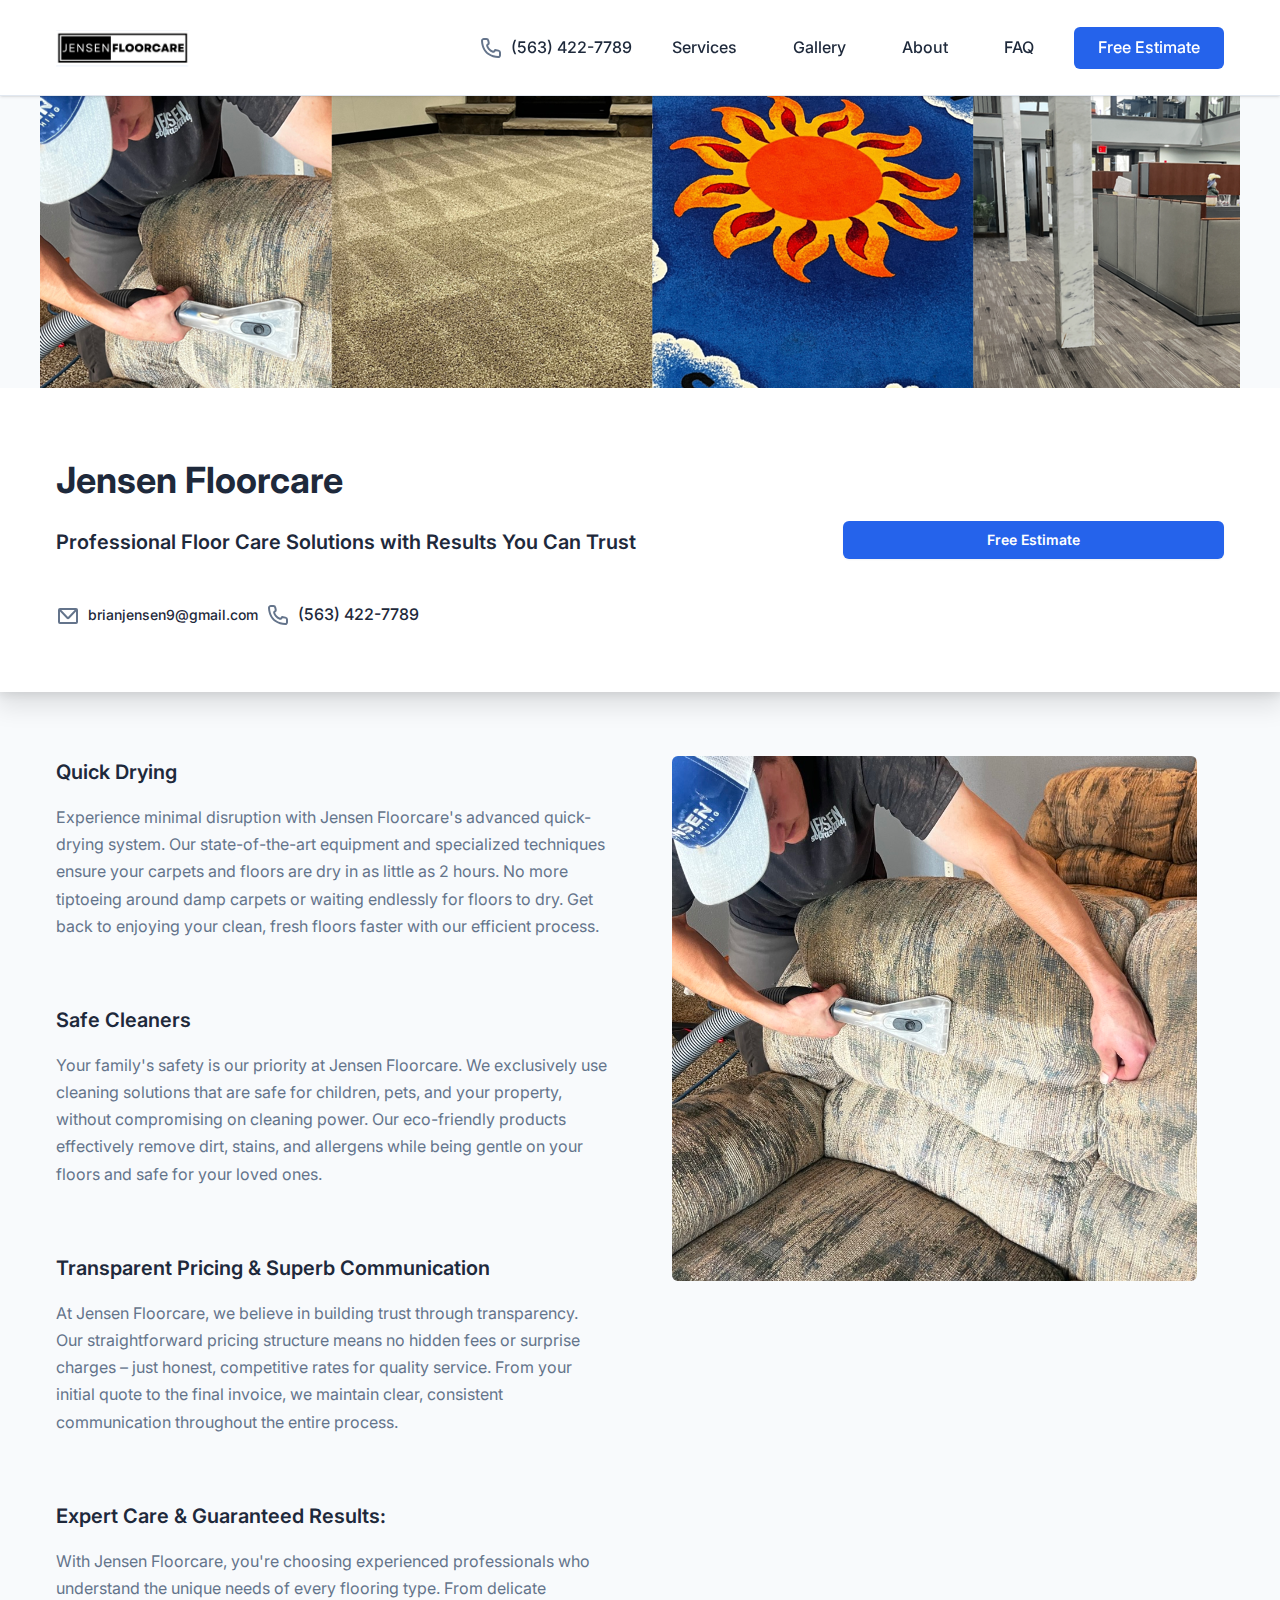
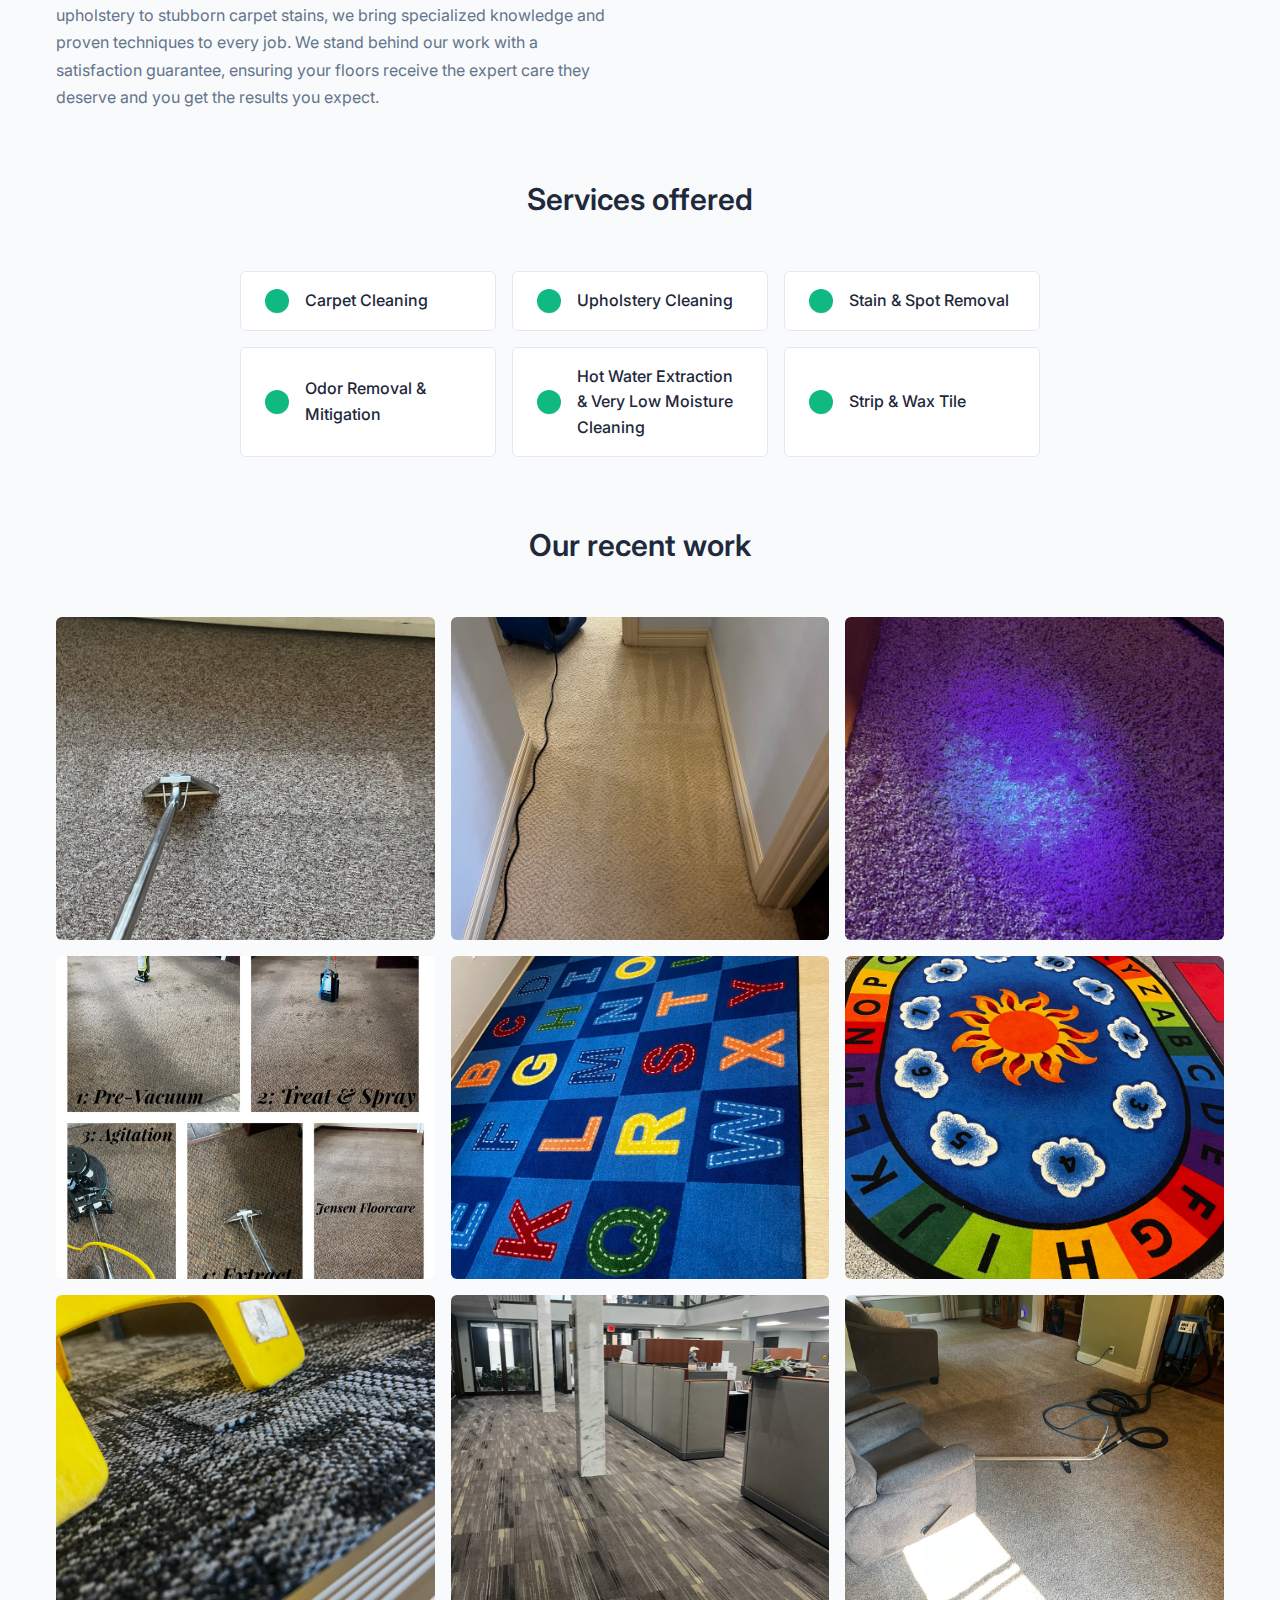
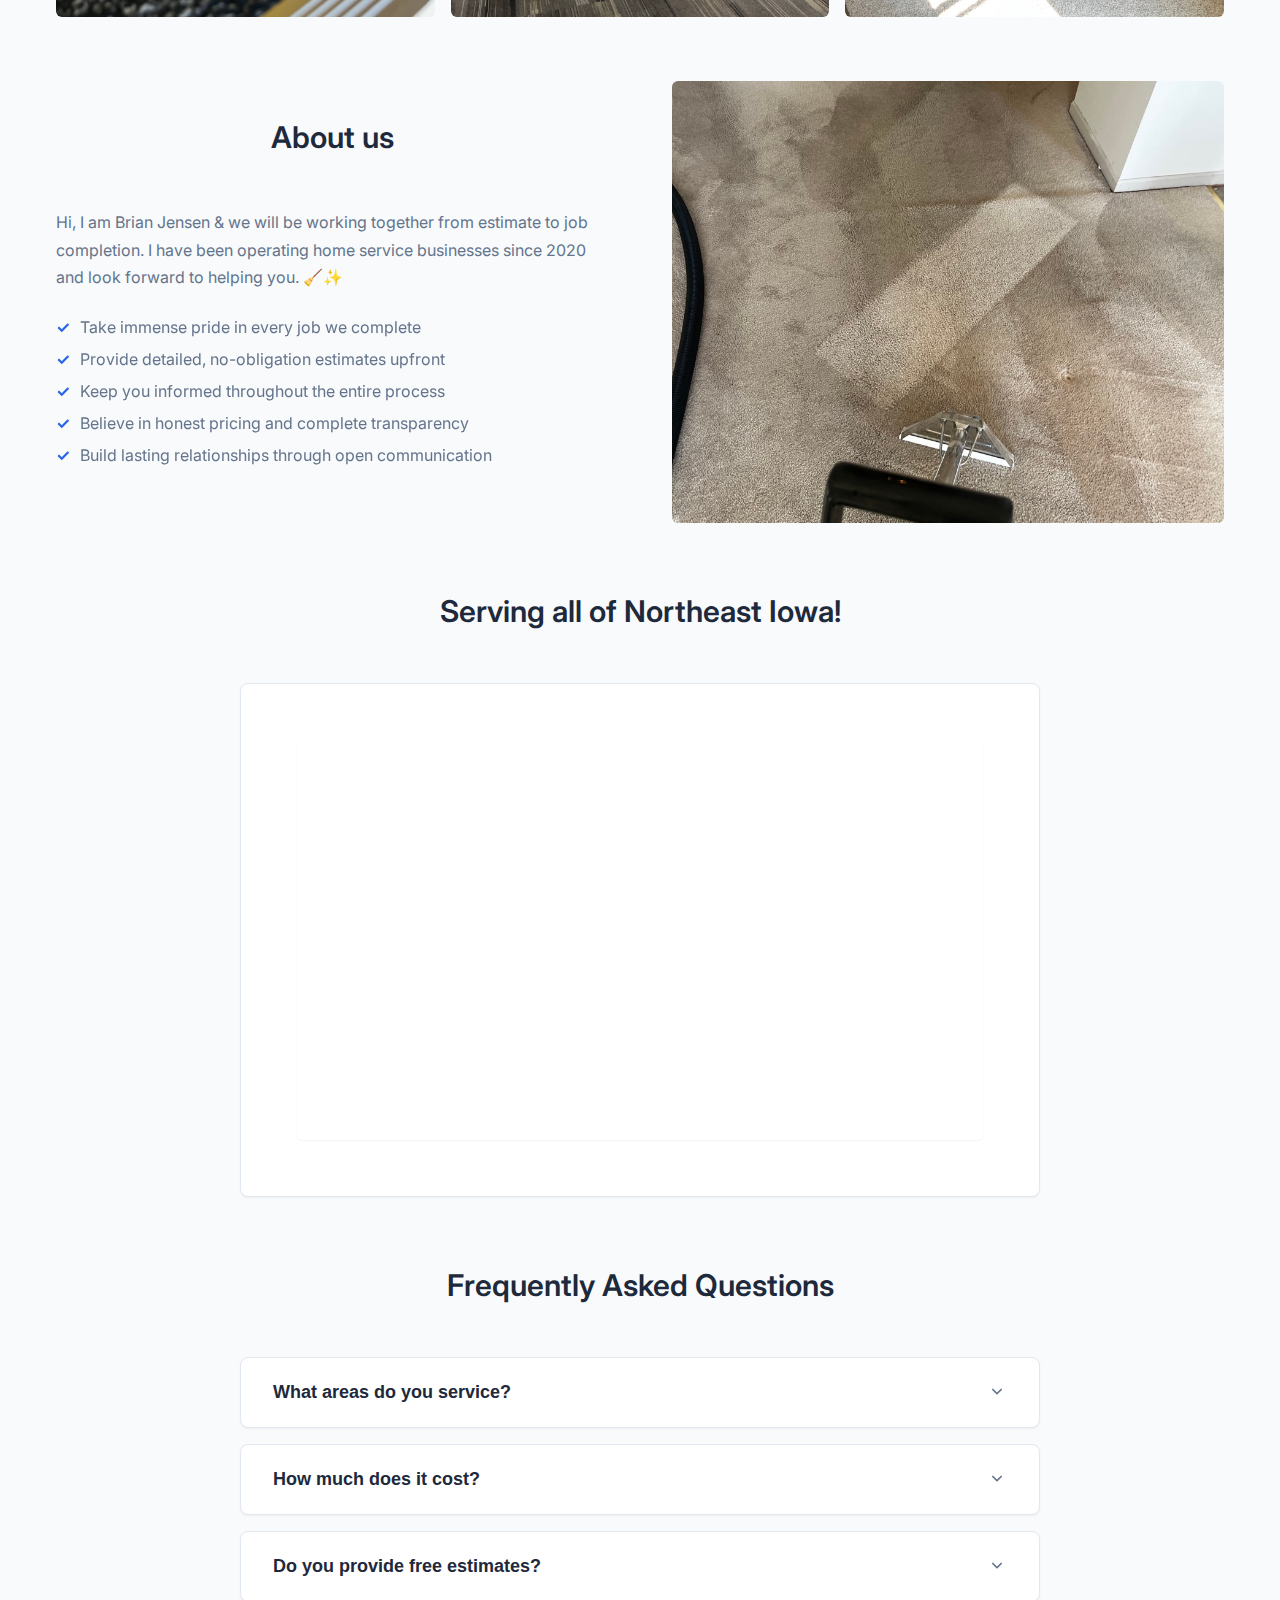
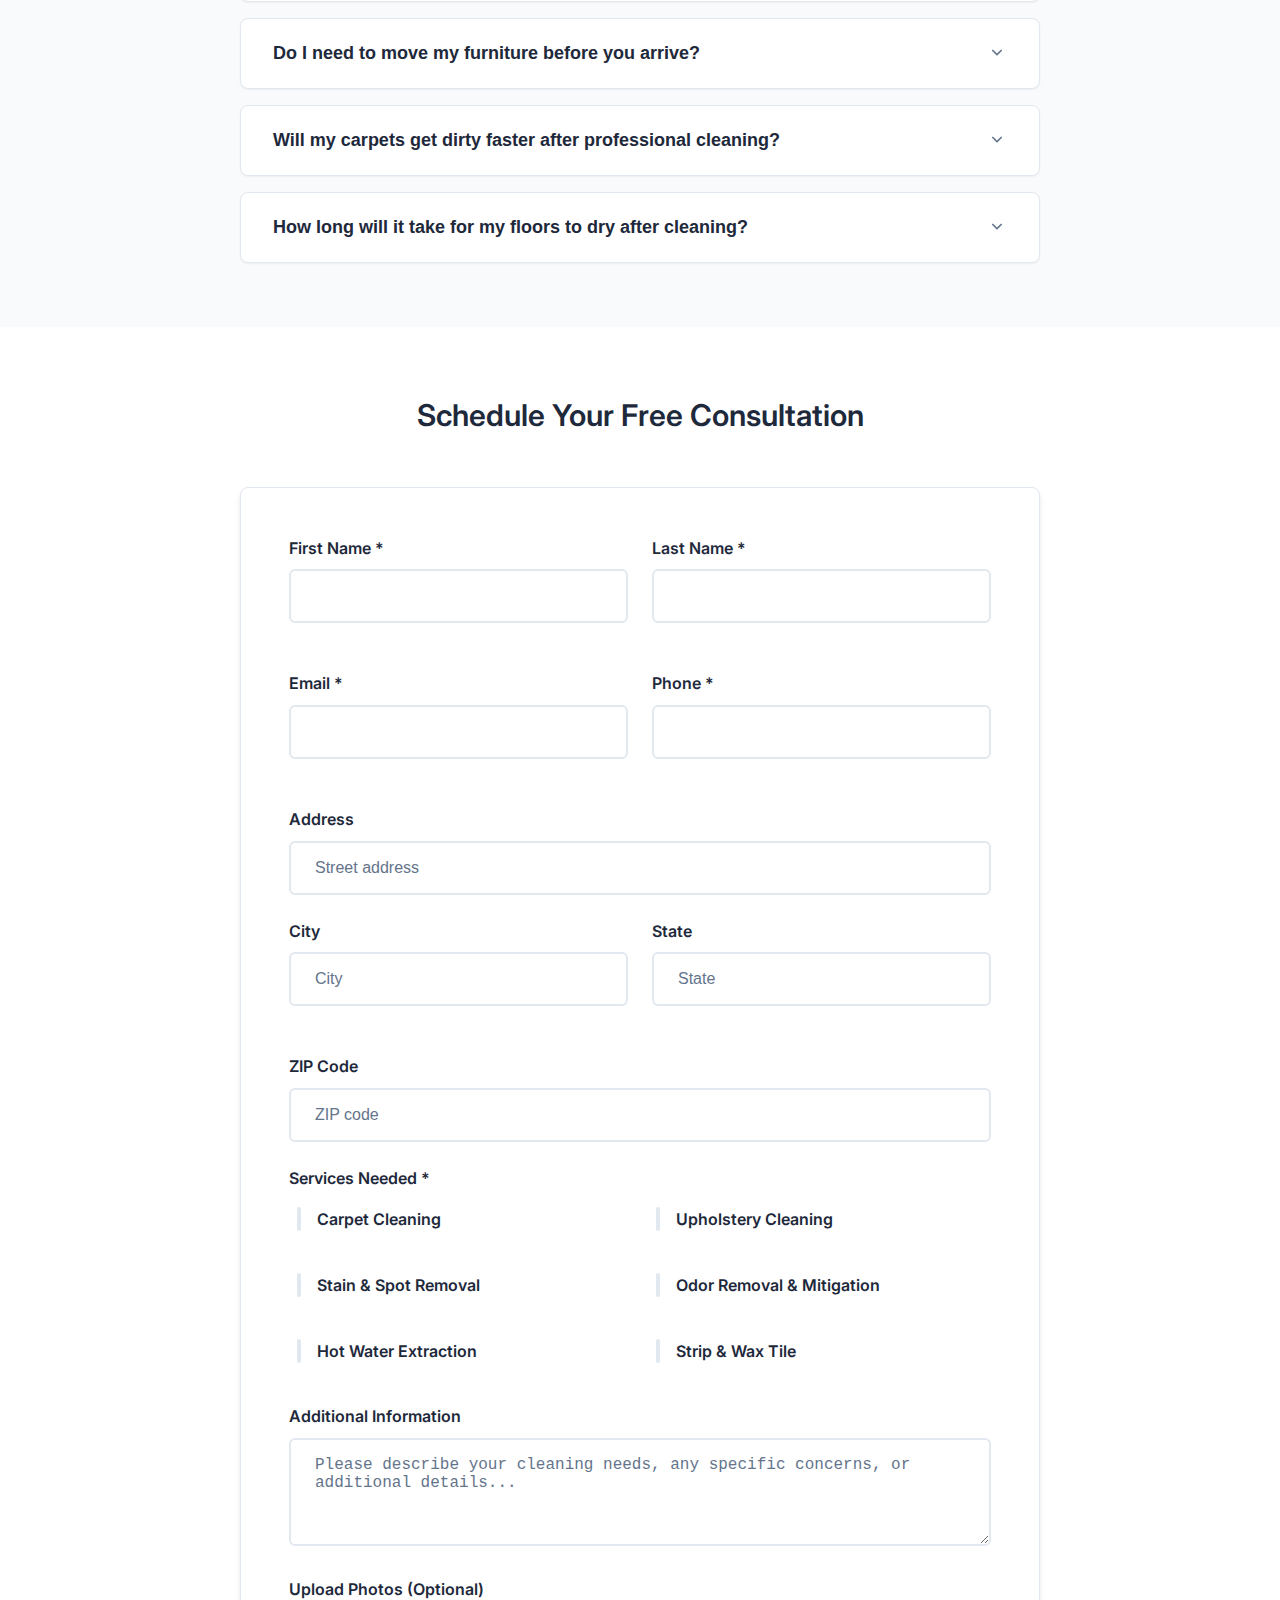
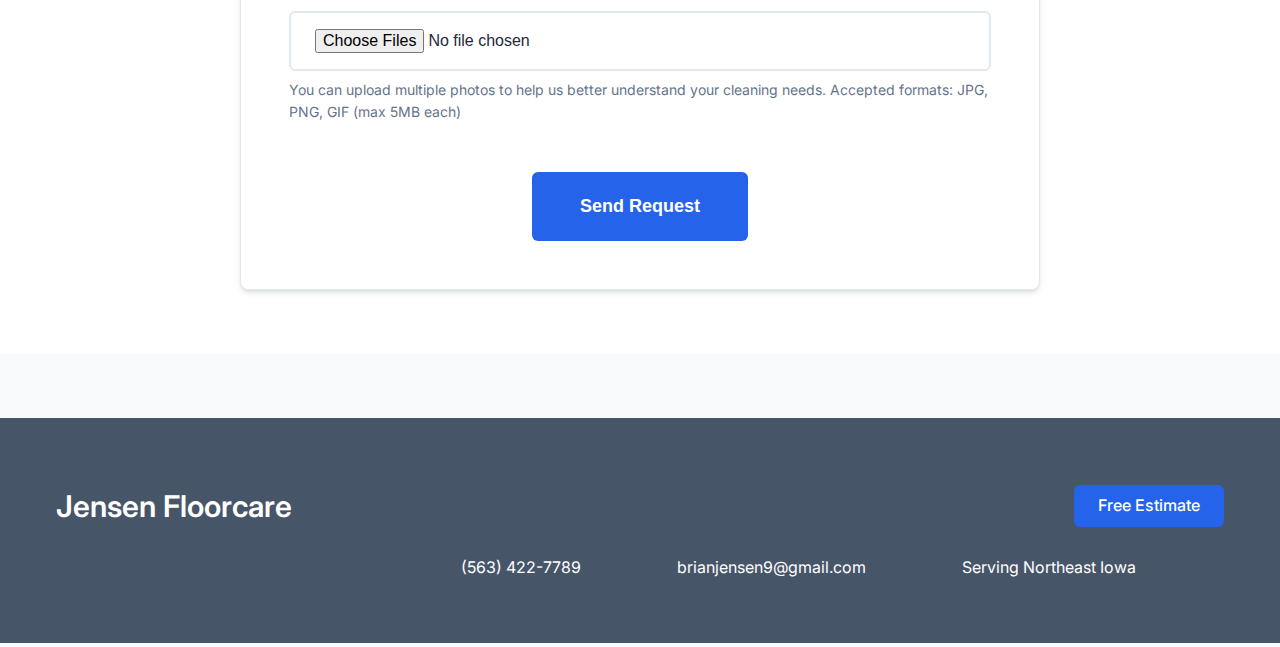
<file: index.html>
<!DOCTYPE html>
<html lang="en">
<head>
    <meta charset="utf-8"/>
    <meta content="width=device-width, initial-scale=1" name="viewport"/>
    <link href="assets/images/logo.png" rel="icon" type="image/png"/>
    <meta content="assets/images/logo.png" itemProp="image"/>
    <meta content="assets/images/hero-banner.jpg" property="og:image"/>
    <meta content="website" property="og:type"/>
    <meta content="assets/images/hero-banner.jpg" name="twitter:image"/>
    <meta content="summary_large_image" name="twitter:card"/>
    <title>Jensen Floorcare: Carpet Cleaning</title>
    <meta content="Jensen Floorcare: Carpet Cleaning" itemProp="name"/>
    <meta content="Jensen Floorcare: Carpet Cleaning" property="og:title"/>
    <meta content="Jensen Floorcare: Carpet Cleaning" name="twitter:title"/>
    <script type="application/ld+json">{"@context":"https://schema.org","@type":"WebSite","name":"Jensen Floorcare"}</script>
    <meta content="Professional carpet cleaning services for commercial and residential applications, using top-quality equipment and safe cleaning chemistry. Contact us for expert floor care solutions." name="description"/>
    <meta content="Professional carpet cleaning services for commercial and residential applications, using top-quality equipment and safe cleaning chemistry. Contact us for expert floor care solutions." itemProp="description"/>
    <meta content="Professional carpet cleaning services for commercial and residential applications, using top-quality equipment and safe cleaning chemistry. Contact us for expert floor care solutions." property="og:description"/>
    <meta content="Professional carpet cleaning services for commercial and residential applications, using top-quality equipment and safe cleaning chemistry. Contact us for expert floor care solutions." name="twitter:description"/>
    <meta content="Carpet Cleaning, Floor Care, Professional Cleaning, Residential Cleaning, Commercial Cleaning, Carpet Maintenance, Floor Cleaning, Cleaning Services" name="keywords"/>
    <script type="application/ld+json">{"@context":"https://schema.org","@type":"FAQPage","mainEntity":[{"@type":"Question","acceptedAnswer":{"@type":"Answer","text":"We service all of Northeast Iowa!"},"name":"What areas do you service?"},{"@type":"Question","acceptedAnswer":{"@type":"Answer","text":"We do not operate on a base charge per room or square foot. Each job is priced upon multiple factors such as volume, soiling level, cleaning process and individual needs of the project. Our average residential job is $300."},"name":"How much does it cost?"},{"@type":"Question","acceptedAnswer":{"@type":"Answer","text":"Yes! We provide detailed, no-obligation estimates for all our services. Our transparent pricing means you'll know exactly what to expect before we begin work."},"name":" Do you provide free estimates?"},{"@type":"Question","acceptedAnswer":{"@type":"Answer","text":"Yes, we ask that customers move their own furniture prior to our arrival. This allows us to clean more effectively and ensures we can focus on providing the best possible cleaning service. We may be able to assist with furniture moving for elderly or disabled customers - please discuss this with us when booking. "},"name":"Do I need to move my furniture before you arrive?"},{"@type":"Question","acceptedAnswer":{"@type":"Answer","text":"No - unlike traditional soap-based cleaners that can leave behind sticky residue that attracts dirt, we use an advanced soapless cleaning system. Our specialized solutions thoroughly clean your carpets without leaving behind any residue that could lead to rapid resoiling. \n\nThis residue-free approach not only keeps your carpets looking better longer but also helps maintain the integrity of your carpet fibers."},"name":"Will my carpets get dirty faster after professional cleaning?"},{"@type":"Question","acceptedAnswer":{"@type":"Answer","text":"With our advanced cleaning process, most carpets and floors dry in as little as 2 hours under normal conditions. Various factors can affect drying time, including: indoor humidity levels, room temperature,\nair circulation, type of flooring and amount of soiling. \nWe use powerful extraction equipment to minimize drying time and will provide specific care instructions after cleaning to help speed up the process."},"name":"How long will it take for my floors to dry after cleaning?"}]}</script>
    <link rel="stylesheet" href="assets/css/styles.css"/>
    <link crossorigin="anonymous" href="https://fonts.googleapis.com" rel="preconnect"/>
    <link crossorigin="anonymous" href="https://fonts.gstatic.com" rel="preconnect"/>
    <link href="https://fonts.googleapis.com/css2?family=Inter:wght@400;500;600;700&display=swap" rel="stylesheet">
</head>
<body>
    <!-- Navigation -->
    <nav class="navbar">
        <div class="container">
            <button class="logo-btn" type="button">
                <img alt="Jensen Floorcare's logo" class="logo" src="assets/images/logo.png"/>
            </button>
            <div class="nav-content">
                <div class="nav-links">
                    <a class="phone-link" href="tel:(563) 422-7789">
                        <svg xmlns="http://www.w3.org/2000/svg" viewBox="0 0 24 24" class="icon">
                            <path d="M2.007 5.06C1.89 3.35 3.3 2 4.947 2h2.368a3.004 3.004 0 0 1 2.95 2.4l.458 2.268A2.471 2.471 0 0 1 9.39 9.369a.429.429 0 0 0-.197.19.198.198 0 0 0-.014.156c.587 1.765 2.087 4.156 5.01 5.021a.248.248 0 0 0 .184-.02.452.452 0 0 0 .2-.204 2.5 2.5 0 0 1 2.722-1.32l2.285.453A2.992 2.992 0 0 1 22 16.573v2.558c0 1.492-1.149 2.876-2.799 2.869-3.168-.013-7.23-.854-10.634-3.418-3.44-2.59-6.106-6.864-6.56-13.521Zm2.94-1.07c-.568 0-.972.454-.939.936.42 6.14 2.838 9.86 5.772 12.07 2.968 2.236 6.569 3.002 9.43 3.013.394.002.784-.34.784-.878v-2.558a.997.997 0 0 0-.807-.976l-2.284-.454a.491.491 0 0 0-.534.26c-.476.943-1.586 1.586-2.752 1.241-3.775-1.116-5.635-4.179-6.342-6.304-.39-1.169.27-2.28 1.22-2.752a.485.485 0 0 0 .26-.53L8.3 4.791a1.001 1.001 0 0 0-.984-.8H4.947Z"></path>
                        </svg>
                        <span>(563) 422-7789</span>
                    </a>
                    <div class="nav-menu">
                        <a class="nav-link" href="#services">Services</a>
                        <a class="nav-link" href="#gallery">Gallery</a>
                        <a class="nav-link" href="#about">About</a>
                        <a class="nav-link" href="#faq">FAQ</a>
                    </div>
                    <div class="estimate-link">
                        <a class="btn btn-primary" href="#requestForm">Free Estimate</a>
                    </div>
                </div>
            </div>
        </div>
    </nav>

    <main class="main-content">
        <!-- Hero Section -->
        <div class="hero-section">
            <img alt="Hero banner image" class="hero-image" src="assets/images/YouTube Banner - Jensen Floorcare Services.png"/>

        </div>

        <!-- Header Section -->
        <header class="header-section">
            <div class="container">
                <div class="header-content">
                    <div class="header-text">
                        <h1 class="main-title">Jensen Floorcare</h1>
                        <div class="header-info">
                            <div class="tagline-section">
                                <h2 class="tagline">Professional Floor Care Solutions with Results You Can Trust</h2>
                                <p class="service-area">Serving all of Northeast Iowa</p>
                            </div>
                        </div>
                        <div class="desktop-contact">
                            <a class="email-link" href="mailto:brianjensen9@gmail.com">
                                <svg xmlns="http://www.w3.org/2000/svg" viewBox="0 0 24 24" class="icon">
                                    <path d="M2 7a2 2 0 0 1 2-2h16a2 2 0 0 1 2 2v12a2 2 0 0 1-2 2H4a2 2 0 0 1-2-2V7Zm16.667 0H5.333L12 14l6.667-7ZM4 8.517V19h16V8.517l-6.545 6.94a2 2 0 0 1-2.91 0L4 8.517Z"></path>
                                </svg>
                                <span>brianjensen9@gmail.com</span>
                            </a>
                            <div class="phone-contact">
                                <a class="phone-link" href="tel:(563) 422-7789">
                                    <svg xmlns="http://www.w3.org/2000/svg" viewBox="0 0 24 24" class="icon">
                                        <path d="M2.007 5.06C1.89 3.35 3.3 2 4.947 2h2.368a3.004 3.004 0 0 1 2.95 2.4l.458 2.268A2.471 2.471 0 0 1 9.39 9.369a.429.429 0 0 0-.197.19.198.198 0 0 0-.014.156c.587 1.765 2.087 4.156 5.01 5.021a.248.248 0 0 0 .184-.02.452.452 0 0 0 .2-.204 2.5 2.5 0 0 1 2.722-1.32l2.285.453A2.992 2.992 0 0 1 22 16.573v2.558c0 1.492-1.149 2.876-2.799 2.869-3.168-.013-7.23-.854-10.634-3.418-3.44-2.59-6.106-6.864-6.56-13.521Zm2.94-1.07c-.568 0-.972.454-.939.936.42 6.14 2.838 9.86 5.772 12.07 2.968 2.236 6.569 3.002 9.43 3.013.394.002.784-.34.784-.878v-2.558a.997.997 0 0 0-.807-.976l-2.284-.454a.491.491 0 0 0-.534.26c-.476.943-1.586 1.586-2.752 1.241-3.775-1.116-5.635-4.179-6.342-6.304-.39-1.169.27-2.28 1.22-2.752a.485.485 0 0 0 .26-.53L8.3 4.791a1.001 1.001 0 0 0-.984-.8H4.947Z"></path>
                                    </svg>
                                    <span>(563) 422-7789</span>
                                </a>
                            </div>
                        </div>
                    </div>
                    <div class="header-actions">
                        <div class="action-buttons">
                            <a class="btn btn-primary btn-hero" href="#requestForm">Free Estimate</a>
                        </div>
                        <div class="mobile-contact">
                            <a class="mobile-email" href="mailto:brianjensen9@gmail.com">
                                <svg xmlns="http://www.w3.org/2000/svg" viewBox="0 0 24 24" class="icon">
                                    <path d="M2 7a2 2 0 0 1 2-2h16a2 2 0 0 1 2 2v12a2 2 0 0 1-2 2H4a2 2 0 0 1-2-2V7Zm16.667 0H5.333L12 14l6.667-7ZM4 8.517V19h16V8.517l-6.545 6.94a2 2 0 0 1-2.91 0L4 8.517Z"></path>
                                </svg>
                                <span>brianjensen9@gmail.com</span>
                            </a>
                        </div>
                    </div>
                </div>
            </div>
        </header>

        <!-- Featured Content Section -->
        <section class="featured-content">
            <div class="container">
                <div class="featured-grid">
                    <div class="featured-image">
                        <img alt="Professional floor cleaning service in action" src="assets/images/IMG_7032 2.jpeg"/>
                    </div>
                    <div class="featured-text">
                        <h2 class="sr-only">Our specialties</h2>
                        <ul class="featured-list">
                            <li class="featured-item">
                                <h3>Quick Drying</h3>
                                <p>Experience minimal disruption with Jensen Floorcare's advanced quick-drying system. Our state-of-the-art equipment and specialized techniques ensure your carpets and floors are dry in as little as 2 hours. No more tiptoeing around damp carpets or waiting endlessly for floors to dry. Get back to enjoying your clean, fresh floors faster with our efficient process.</p>
                            </li>
                            <li class="featured-item">
                                <h3>Safe Cleaners</h3>
                                <p>Your family's safety is our priority at Jensen Floorcare. We exclusively use cleaning solutions that are safe for children, pets, and your property, without compromising on cleaning power. Our eco-friendly products effectively remove dirt, stains, and allergens while being gentle on your floors and safe for your loved ones.</p>
                            </li>
                            <li class="featured-item">
                                <h3>Transparent Pricing & Superb Communication</h3>
                                <p>At Jensen Floorcare, we believe in building trust through transparency. Our straightforward pricing structure means no hidden fees or surprise charges – just honest, competitive rates for quality service. From your initial quote to the final invoice, we maintain clear, consistent communication throughout the entire process.</p>
                            </li>
                            <li class="featured-item">
                                <h3>Expert Care & Guaranteed Results:</h3>
                                <p>With Jensen Floorcare, you're choosing experienced professionals who understand the unique needs of every flooring type. From delicate upholstery to stubborn carpet stains, we bring specialized knowledge and proven techniques to every job. We stand behind our work with a satisfaction guarantee, ensuring your floors receive the expert care they deserve and you get the results you expect.</p>
                            </li>
                        </ul>
                    </div>
                </div>
            </div>
        </section>

        <!-- Services Section -->
        <section id="services" class="services-section">
            <div class="container">
                <div class="section-header">
                    <h2>Services offered</h2>
                </div>
                <ul class="services-list">
                    <li class="service-item">
                        <svg xmlns="http://www.w3.org/2000/svg" viewBox="0 0 24 24" class="checkmark">
                            <path d="M9 16.17L4.83 12l-1.42 1.41L9 19 21 7l-1.41-1.41z"></path>
                        </svg>
                        <h4>Carpet Cleaning</h4>
                    </li>
                    <li class="service-item">
                        <svg xmlns="http://www.w3.org/2000/svg" viewBox="0 0 24 24" class="checkmark">
                            <path d="M9 16.17L4.83 12l-1.42 1.41L9 19 21 7l-1.41-1.41z"></path>
                        </svg>
                        <h4>Upholstery Cleaning</h4>
                    </li>
                    <li class="service-item">
                        <svg xmlns="http://www.w3.org/2000/svg" viewBox="0 0 24 24" class="checkmark">
                            <path d="M9 16.17L4.83 12l-1.42 1.41L9 19 21 7l-1.41-1.41z"></path>
                        </svg>
                        <h4>Stain & Spot Removal</h4>
                    </li>
                    <li class="service-item">
                        <svg xmlns="http://www.w3.org/2000/svg" viewBox="0 0 24 24" class="checkmark">
                            <path d="M9 16.17L4.83 12l-1.42 1.41L9 19 21 7l-1.41-1.41z"></path>
                        </svg>
                        <h4>Odor Removal & Mitigation</h4>
                    </li>
                    <li class="service-item">
                        <svg xmlns="http://www.w3.org/2000/svg" viewBox="0 0 24 24" class="checkmark">
                            <path d="M9 16.17L4.83 12l-1.42 1.41L9 19 21 7l-1.41-1.41z"></path>
                        </svg>
                        <h4>Hot Water Extraction & Very Low Moisture Cleaning</h4>
                    </li>
                    <li class="service-item">
                        <svg xmlns="http://www.w3.org/2000/svg" viewBox="0 0 24 24" class="checkmark">
                            <path d="M9 16.17L4.83 12l-1.42 1.41L9 19 21 7l-1.41-1.41z"></path>
                        </svg>
                        <h4>Strip & Wax Tile</h4>
                    </li>
                </ul>
            </div>
        </section>

        <!-- Image Gallery Section -->
        <section id="gallery" class="gallery-section">
            <div class="container">
                <div class="section-header">
                    <h2>Our recent work</h2>
                </div>
                <div class="gallery-grid">
                    <!-- Gallery images will be loaded here -->
                    <div class="gallery-item">
                        <img alt="After Cleaning- Oelwein Iowa" src="assets/images/gallery-1.jpg"/>
                    </div>
                    <div class="gallery-item">
                        <img alt="Before Cleaning- Oelwein Iowa" src="assets/images/gallery-2.jpg"/>
                    </div>
                    <div class="gallery-item">
                        <img alt="Our 5 Step Process" src="assets/images/gallery-3.jpg"/>
                    </div>
                    <div class="gallery-item">
                        <img alt="Great results near Cresco" src="assets/images/gallery-4.jpg"/>
                    </div>
                    <div class="gallery-item">
                        <img alt="Pre-agitation is crucial in breaking up soils, allowing complete extraction on this job near Elkader." src="assets/images/gallery-5.jpg"/>
                    </div>
                    <div class="gallery-item">
                        <img alt="Agitation is crucial on heavily soiled carpets, like this restaurant in West Union." src="assets/images/gallery-6.jpg"/>
                    </div>
                    <div class="gallery-item">
                        <img alt="Gallery image" src="assets/images/gallery-7.jpg"/>
                    </div>
                    <div class="gallery-item">
                        <img alt="We have the capability to clean at childcare facilities, with flexible scheduling." src="assets/images/gallery-8.jpg"/>
                    </div>
                    <div class="gallery-item">
                        <img alt="We utilize blacklights to effectively treat urine and odor issues." src="assets/images/gallery-9.jpg"/>
                    </div>
                </div>
            </div>
        </section>

        <!-- About Section -->
        <section id="about" class="about-section">
            <div class="container">
                <div class="about-grid">
                    <article class="about-content">
                        <div class="section-header">
                            <h2>About us</h2>
                        </div>
                        <p>Hi, I am Brian Jensen & we will be working together from estimate to job completion. I have been operating home service businesses since 2020 and look forward to helping you. 🧹✨</p>
                        <ul class="about-features">
                            <li>Take immense pride in every job we complete</li>
                            <li>Provide detailed, no-obligation estimates upfront</li>
                            <li>Keep you informed throughout the entire process</li>
                            <li>Believe in honest pricing and complete transparency</li>
                            <li>Build lasting relationships through open communication</li>
                        </ul>
                    </article>
                    <div class="about-image">
                        <img alt="Brian Jensen" src="assets/images/about-image.jpg"/>
                    </div>
                </div>
            </div>
        </section>

        <!-- Reviews Section -->
        <section id="reviews" class="reviews-section">
            <div class="container">
                <div class="section-header">
                    <h2>Serving all of Northeast Iowa!</h2>
                </div>
                <div class="reviews-container">
                    <div class="google-reviews-widget">
                        <div class="google-reviews-placeholder">
                            <div class="reviews-loading">
                                <div class="loading-spinner"></div>
                                <p>Loading Google Reviews...</p>
                            </div>
                        </div>
                    </div>
                </div>
            </div>
        </section>

        <!-- FAQ Section -->
        <section id="faq" class="faq-section">
            <div class="container">
                <div class="section-header">
                    <h2>Frequently Asked Questions</h2>
                </div>
                <div class="faq-list">
                    <div class="faq-item">
                        <button class="faq-question" type="button">
                            <span>What areas do you service?</span>
                            <svg class="faq-arrow" xmlns="http://www.w3.org/2000/svg" viewBox="0 0 24 24">
                                <path d="M7.703 8.291a.996.996 0 0 0-1.41.001.994.994 0 0 0 0 1.41l5 5.005a.998.998 0 0 0 1.415 0l5-5a.994.994 0 0 0 0-1.41.995.995 0 0 0-1.411-.001L12 12.584 7.703 8.291Z"></path>
                            </svg>
                        </button>
                        <div class="faq-answer">
                            <p>We service all of Northeast Iowa!</p>
                        </div>
                    </div>
                    
                    <div class="faq-item">
                        <button class="faq-question" type="button">
                            <span>How much does it cost?</span>
                            <svg class="faq-arrow" xmlns="http://www.w3.org/2000/svg" viewBox="0 0 24 24">
                                <path d="M7.703 8.291a.996.996 0 0 0-1.41.001.994.994 0 0 0 0 1.41l5 5.005a.998.998 0 0 0 1.415 0l5-5a.994.994 0 0 0 0-1.41.995.995 0 0 0-1.411-.001L12 12.584 7.703 8.291Z"></path>
                            </svg>
                        </button>
                        <div class="faq-answer">
                            <p>We do not operate on a base charge per room or square foot. Each job is priced upon multiple factors such as volume, soiling level, cleaning process and individual needs of the project. Our average residential job is $300.</p>
                        </div>
                    </div>
                    
                    <div class="faq-item">
                        <button class="faq-question" type="button">
                            <span>Do you provide free estimates?</span>
                            <svg class="faq-arrow" xmlns="http://www.w3.org/2000/svg" viewBox="0 0 24 24">
                                <path d="M7.703 8.291a.996.996 0 0 0-1.41.001.994.994 0 0 0 0 1.41l5 5.005a.998.998 0 0 0 1.415 0l5-5a.994.994 0 0 0 0-1.41.995.995 0 0 0-1.411-.001L12 12.584 7.703 8.291Z"></path>
                            </svg>
                        </button>
                        <div class="faq-answer">
                            <p>Yes! We provide detailed, no-obligation estimates for all our services. Our transparent pricing means you'll know exactly what to expect before we begin work.</p>
                        </div>
                    </div>
                    
                    <div class="faq-item">
                        <button class="faq-question" type="button">
                            <span>Do I need to move my furniture before you arrive?</span>
                            <svg class="faq-arrow" xmlns="http://www.w3.org/2000/svg" viewBox="0 0 24 24">
                                <path d="M7.703 8.291a.996.996 0 0 0-1.41.001.994.994 0 0 0 0 1.41l5 5.005a.998.998 0 0 0 1.415 0l5-5a.994.994 0 0 0 0-1.41.995.995 0 0 0-1.411-.001L12 12.584 7.703 8.291Z"></path>
                            </svg>
                        </button>
                        <div class="faq-answer">
                            <p>Yes, we ask that customers move their own furniture prior to our arrival. This allows us to clean more effectively and ensures we can focus on providing the best possible cleaning service. We may be able to assist with furniture moving for elderly or disabled customers - please discuss this with us when booking.</p>
                        </div>
                    </div>
                    
                    <div class="faq-item">
                        <button class="faq-question" type="button">
                            <span>Will my carpets get dirty faster after professional cleaning?</span>
                            <svg class="faq-arrow" xmlns="http://www.w3.org/2000/svg" viewBox="0 0 24 24">
                                <path d="M7.703 8.291a.996.996 0 0 0-1.41.001.994.994 0 0 0 0 1.41l5 5.005a.998.998 0 0 0 1.415 0l5-5a.994.994 0 0 0 0-1.41.995.995 0 0 0-1.411-.001L12 12.584 7.703 8.291Z"></path>
                            </svg>
                        </button>
                        <div class="faq-answer">
                            <p>No - unlike traditional soap-based cleaners that can leave behind sticky residue that attracts dirt, we use an advanced soapless cleaning system. Our specialized solutions thoroughly clean your carpets without leaving behind any residue that could lead to rapid resoiling.<br><br>This residue-free approach not only keeps your carpets looking better longer but also helps maintain the integrity of your carpet fibers.</p>
                        </div>
                    </div>
                    
                    <div class="faq-item">
                        <button class="faq-question" type="button">
                            <span>How long will it take for my floors to dry after cleaning?</span>
                            <svg class="faq-arrow" xmlns="http://www.w3.org/2000/svg" viewBox="0 0 24 24">
                                <path d="M7.703 8.291a.996.996 0 0 0-1.41.001.994.994 0 0 0 0 1.41l5 5.005a.998.998 0 0 0 1.415 0l5-5a.994.994 0 0 0 0-1.41.995.995 0 0 0-1.411-.001L12 12.584 7.703 8.291Z"></path>
                            </svg>
                        </button>
                        <div class="faq-answer">
                            <p>With our advanced cleaning process, most carpets and floors dry in as little as 2 hours under normal conditions. Various factors can affect drying time, including: indoor humidity levels, room temperature, air circulation, type of flooring and amount of soiling.<br><br>We use powerful extraction equipment to minimize drying time and will provide specific care instructions after cleaning to help speed up the process.</p>
                        </div>
                    </div>
                </div>
            </div>
        </section>

        <!-- Contact Form Section -->
        <section class="contact-form-section" id="requestForm">
            <div class="container">
                <div class="section-header">
                    <h2>Schedule Your Free Consultation</h2>
                </div>
                <div class="form-container">
                    <form class="contact-form" id="contactForm" method="POST" action="https://formspree.io/f/xayzqjqr" enctype="multipart/form-data">
                        <div class="form-row">
                            <div class="form-group">
                                <label for="firstName">First Name *</label>
                                <input type="text" id="firstName" name="firstName" required>
                            </div>
                            <div class="form-group">
                                <label for="lastName">Last Name *</label>
                                <input type="text" id="lastName" name="lastName" required>
                            </div>
                        </div>
                        
                        <div class="form-row">
                            <div class="form-group">
                                <label for="email">Email *</label>
                                <input type="email" id="email" name="email" required>
                            </div>
                            <div class="form-group">
                                <label for="phone">Phone *</label>
                                <input type="tel" id="phone" name="phone" required>
                            </div>
                        </div>
                        
                        <div class="form-group">
                            <label for="address">Address</label>
                            <input type="text" id="address" name="address" placeholder="Street address" required>
                        </div>
                        
                        <div class="form-row">
                            <div class="form-group">
                                <label for="city">City</label>
                                <input type="text" id="city" name="city" placeholder="City" required>
                            </div>
                            <div class="form-group">
                                <label for="state">State</label>
                                <input type="text" id="state" name="state" placeholder="State" required>
                            </div>
                        </div>
                        
                        <div class="form-group">
                            <label for="zip">ZIP Code</label>
                            <input type="text" id="zip" name="zip" placeholder="ZIP code" required>
                        </div>
                        
                        <div class="form-group">
                            <label>Services Needed *</label>
                            <div class="checkbox-group">
                                <label class="checkbox-item">
                                    <input type="checkbox" name="services" value="carpet-cleaning">
                                    <span class="checkmark"></span>
                                    Carpet Cleaning
                                </label>
                                <label class="checkbox-item">
                                    <input type="checkbox" name="services" value="upholstery-cleaning">
                                    <span class="checkmark"></span>
                                    Upholstery Cleaning
                                </label>
                                <label class="checkbox-item">
                                    <input type="checkbox" name="services" value="stain-removal">
                                    <span class="checkmark"></span>
                                    Stain & Spot Removal
                                </label>
                                <label class="checkbox-item">
                                    <input type="checkbox" name="services" value="odor-removal">
                                    <span class="checkmark"></span>
                                    Odor Removal & Mitigation
                                </label>
                                <label class="checkbox-item">
                                    <input type="checkbox" name="services" value="hot-water-extraction">
                                    <span class="checkmark"></span>
                                    Hot Water Extraction
                                </label>
                                <label class="checkbox-item">
                                    <input type="checkbox" name="services" value="strip-wax">
                                    <span class="checkmark"></span>
                                    Strip & Wax Tile
                                </label>
                            </div>
                        </div>
                        
                        <div class="form-group">
                            <label for="additionalInfo">Additional Information</label>
                            <textarea id="additionalInfo" name="additionalInfo" rows="4" placeholder="Please describe your cleaning needs, any specific concerns, or additional details..."></textarea>
                        </div>
                        
                        <div class="form-group">
                            <label for="photoUpload">Upload Photos (Optional)</label>
                            <input type="file" id="photoUpload" name="photoUpload" accept="image/*" multiple>
                            <p class="form-help">You can upload multiple photos to help us better understand your cleaning needs. Accepted formats: JPG, PNG, GIF (max 5MB each)</p>
                        </div>
                        
                        <div class="form-actions">
                            <button type="submit" class="btn btn-primary">Send Request</button>
                        </div>
                    </form>
                    

                </div>
            </div>
        </section>
    </main>

    <!-- Footer -->
    <footer class="footer">
        <div class="container">
            <div class="footer-content">
                <section class="footer-main">
                    <div class="footer-header">
                        <h2>Jensen Floorcare</h2>
                        <div class="footer-estimate">
                            <a class="btn btn-primary" href="#requestForm">Free Estimate</a>
                        </div>
                    </div>
                    <div class="footer-contact">
                        <div class="contact-links">
                            <a class="contact-link" href="tel:(563) 422-7789">
                                <svg xmlns="http://www.w3.org/2000/svg" viewBox="0 0 24 24" class="icon">
                                    <path d="M2.007 5.06C1.89 3.35 3.3 2 4.947 2h2.368a3.004 3.004 0 0 1 2.95 2.4l.458 2.268A2.471 2.471 0 0 1 9.39 9.369a.429.429 0 0 0-.197.19.198.198 0 0 0-.014.156c.587 1.765 2.087 4.156 5.01 5.021a.248.248 0 0 0 .184-.02.452.452 0 0 0 .2-.204 2.5 2.5 0 0 1 2.722-1.32l2.285.453A2.992 2.992 0 0 1 22 16.573v2.558c0 1.492-1.149 2.876-2.799 2.869-3.168-.013-7.23-.854-10.634-3.418-3.44-2.59-6.106-6.864-6.56-13.521Zm2.94-1.07c-.568 0-.972.454-.939.936.42 6.14 2.838 9.86 5.772 12.07 2.968 2.236 6.569 3.002 9.43 3.013.394.002.784-.34.784-.878v-2.558a.997.997 0 0 0-.807-.976l-2.284-.454a.491.491 0 0 0-.534.26c-.476.943-1.586 1.586-2.752 1.241-3.775-1.116-5.635-4.179-6.342-6.304-.39-1.169.27-2.28 1.22-2.752a.485.485 0 0 0 .26-.53L8.3 4.791a1.001 1.001 0 0 0-.984-.8H4.947Z"></path>
                                </svg>
                                <p>(563) 422-7789</p>
                            </a>
                            <a class="contact-link" href="mailto:brianjensen9@gmail.com">
                                <svg xmlns="http://www.w3.org/2000/svg" viewBox="0 0 24 24" class="icon">
                                    <path d="M2 7a2 2 0 0 1 2-2h16a2 2 0 0 1 2 2v12a2 2 0 0 1-2 2H4a2 2 0 0 1-2-2V7Zm16.667 0H5.333L12 14l6.667-7ZM4 8.517V19h16V8.517l-6.545 6.94a2 2 0 0 1-2.91 0L4 8.517Z"></path>
                                </svg>
                                <p>brianjensen9@gmail.com</p>
                            </a>
                            <span class="contact-link service-area">
                                <svg xmlns="http://www.w3.org/2000/svg" viewBox="0 0 24 24" class="icon">
                                    <path d="M12 2C8.13 2 5 5.13 5 9c0 5.25 7 13 7 13s7-7.75 7-13c0-3.87-3.13-7-7-7zm0 9.5c-1.38 0-2.5-1.12-2.5-2.5s1.12-2.5 2.5-2.5 2.5 1.12 2.5 2.5-1.12 2.5-2.5 2.5z"></path>
                                </svg>
                                <p>Serving Northeast Iowa</p>
                            </span>
                        </div>
                        <ul class="social-links">
                            <li>
                                <a aria-label="facebook" href="https://www.facebook.com/profile.php?id=61567086944511&is_tour_dismissed" target="_blank">
                                    <svg xmlns="http://www.w3.org/2000/svg" viewBox="0 0 24 24" class="icon">
                                        <path d="M14.188 6.375H17V3h-2.812a3.942 3.942 0 0 0-3.938 3.938v1.688H8v3.375h2.25v9h3.375v-9h2.812L17 8.626h-3.375V6.938a.57.57 0 0 1 .563-.563Z"></path>
                                    </svg>
                                </a>
                            </li>
                        </ul>
                    </div>
                </section>

            </div>
        </div>
    </footer>

    <script src="assets/js/script.js"></script>
    <script src="assets/js/google-reviews.js"></script>
</body>
</html>
</file>
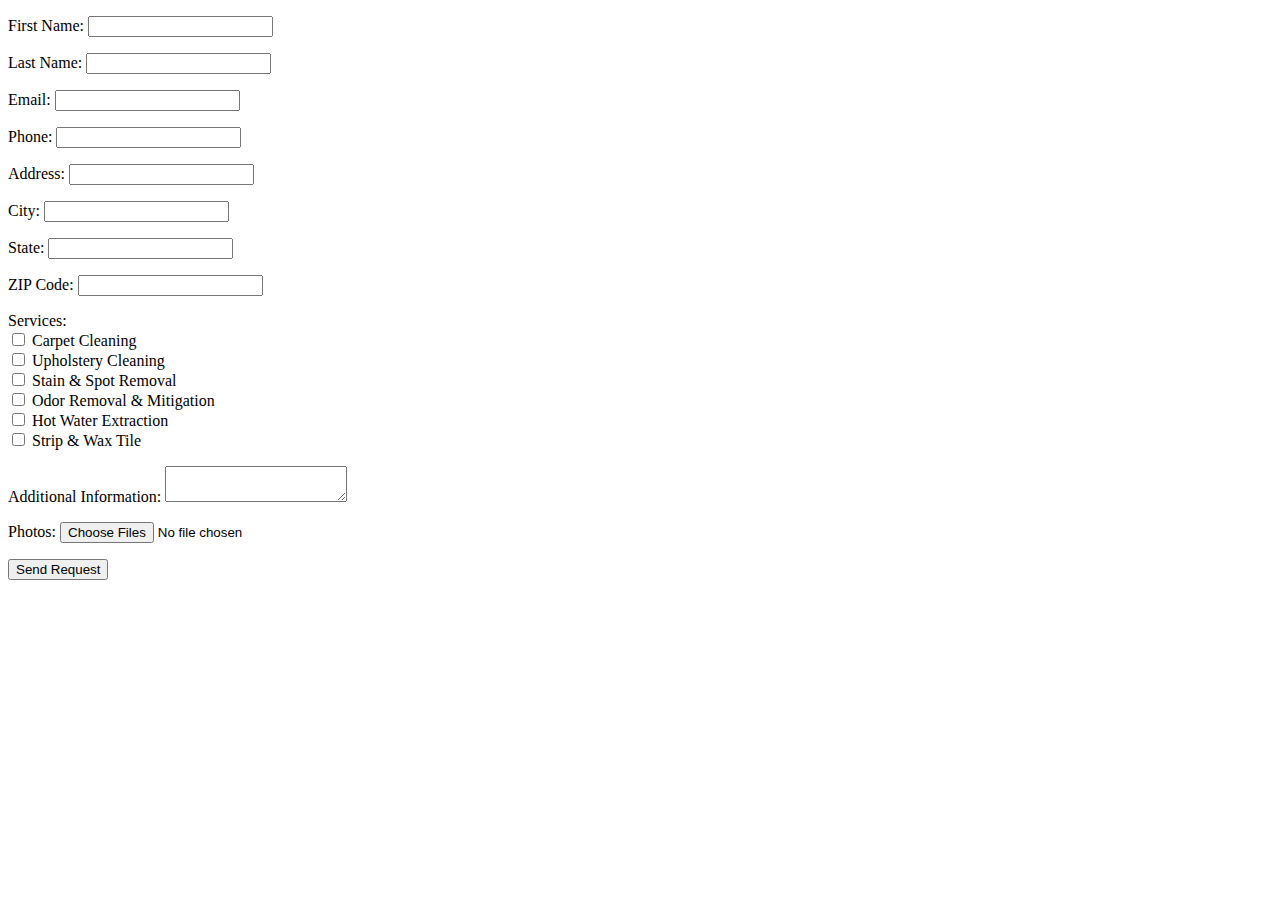
<file: contact-form.html>
<!DOCTYPE html>
<html>
<head>
    <title>Contact Form</title>
</head>
<body>
    <form name="contact" method="POST" data-netlify="true">
        <input type="hidden" name="form-name" value="contact" />
        <p>
            <label>First Name: <input type="text" name="firstName" required /></label>
        </p>
        <p>
            <label>Last Name: <input type="text" name="lastName" required /></label>
        </p>
        <p>
            <label>Email: <input type="email" name="email" required /></label>
        </p>
        <p>
            <label>Phone: <input type="tel" name="phone" required /></label>
        </p>
        <p>
            <label>Address: <input type="text" name="address" required /></label>
        </p>
        <p>
            <label>City: <input type="text" name="city" required /></label>
        </p>
        <p>
            <label>State: <input type="text" name="state" required /></label>
        </p>
        <p>
            <label>ZIP Code: <input type="text" name="zip" required /></label>
        </p>
        <p>
            <label>Services:</label><br>
            <label><input type="checkbox" name="services" value="carpet-cleaning" /> Carpet Cleaning</label><br>
            <label><input type="checkbox" name="services" value="upholstery-cleaning" /> Upholstery Cleaning</label><br>
            <label><input type="checkbox" name="services" value="stain-removal" /> Stain & Spot Removal</label><br>
            <label><input type="checkbox" name="services" value="odor-removal" /> Odor Removal & Mitigation</label><br>
            <label><input type="checkbox" name="services" value="hot-water-extraction" /> Hot Water Extraction</label><br>
            <label><input type="checkbox" name="services" value="strip-wax" /> Strip & Wax Tile</label>
        </p>
        <p>
            <label>Additional Information: <textarea name="additionalInfo"></textarea></label>
        </p>
        <p>
            <label>Photos: <input type="file" name="photoUpload" accept="image/*" multiple /></label>
        </p>
        <p>
            <button type="submit">Send Request</button>
        </p>
    </form>
</body>
</html>
</file>
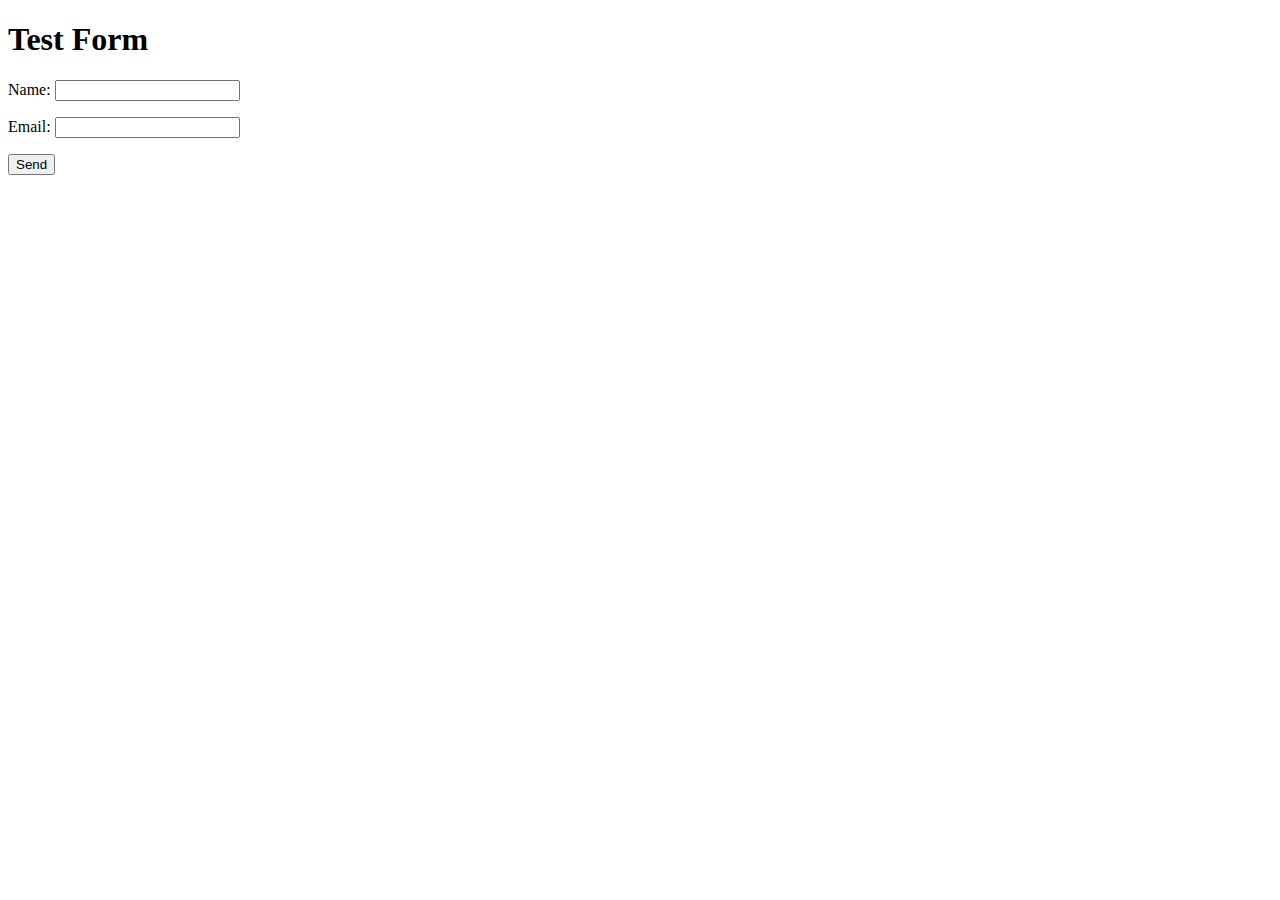
<file: test-form.html>
<!DOCTYPE html>
<html>
<head>
    <title>Test Form</title>
</head>
<body>
    <h1>Test Form</h1>
    <form name="test" method="POST" data-netlify="true">
        <input type="hidden" name="form-name" value="test" />
        <p>
            <label>Name: <input type="text" name="name" /></label>
        </p>
        <p>
            <label>Email: <input type="email" name="email" /></label>
        </p>
        <p>
            <button type="submit">Send</button>
        </p>
    </form>
</body>
</html>
</file>
<file: assets/css/styles.css>
/* Reset and Base Styles */
* {
    margin: 0;
    padding: 0;
    box-sizing: border-box;
}

:root {
    /* Colors */
    --color-primary: #2563eb;
    --color-primary-dark: #1d4ed8;
    --color-secondary: #64748b;
    --color-success: #10b981;
    --color-warning: #f59e0b;
    --color-error: #ef4444;
    --color-surface: #ffffff;
    --color-surface-subtle: #f8fafc;
    --color-border: #e2e8f0;
    --color-text: #1e293b;
    --color-text-muted: #64748b;
    --color-text-reverse: #ffffff;
    --color-grey-blue-dark: #475569;
    --color-interactive: #2563eb;
    --color-icon: #64748b;
    
    /* Spacing */
    --spacing-xs: 0.25rem;
    --spacing-sm: 0.5rem;
    --spacing-base: 1rem;
    --spacing-lg: 1.5rem;
    --spacing-xl: 2rem;
    --spacing-2xl: 3rem;
    --spacing-3xl: 4rem;
    
    /* Typography */
    --font-family: 'Inter', -apple-system, BlinkMacSystemFont, 'Segoe UI', Roboto, sans-serif;
    --font-size-xs: 0.75rem;
    --font-size-sm: 0.875rem;
    --font-size-base: 1rem;
    --font-size-lg: 1.125rem;
    --font-size-xl: 1.25rem;
    --font-size-2xl: 1.5rem;
    --font-size-3xl: 1.875rem;
    --font-size-4xl: 2.25rem;
    
    /* Shadows */
    --shadow-sm: 0 1px 2px 0 rgb(0 0 0 / 0.05);
    --shadow-base: 0 1px 3px 0 rgb(0 0 0 / 0.1), 0 1px 2px -1px rgb(0 0 0 / 0.1);
    --shadow-md: 0 4px 6px -1px rgb(0 0 0 / 0.1), 0 2px 4px -2px rgb(0 0 0 / 0.1);
    --shadow-lg: 0 10px 15px -3px rgb(0 0 0 / 0.1), 0 4px 6px -4px rgb(0 0 0 / 0.1);
    --shadow-high: 0 20px 25px -5px rgb(0 0 0 / 0.1), 0 8px 10px -6px rgb(0 0 0 / 0.1);
    
    /* Border Radius */
    --radius-sm: 0.25rem;
    --radius-base: 0.375rem;
    --radius-lg: 0.5rem;
    --radius-xl: 0.75rem;
}

body {
    font-family: var(--font-family);
    line-height: 1.6;
    color: var(--color-text);
    background-color: var(--color-surface-subtle);
}

.container {
    max-width: 1200px;
    margin: 0 auto;
    padding: 0 var(--spacing-base);
}

/* Utility Classes */
.sr-only {
    position: absolute;
    width: 1px;
    height: 1px;
    padding: 0;
    margin: -1px;
    overflow: hidden;
    clip: rect(0, 0, 0, 0);
    white-space: nowrap;
    border: 0;
}

.hidden {
    display: none;
}

/* Button Styles */
.btn {
    display: inline-flex;
    align-items: center;
    gap: var(--spacing-sm);
    padding: var(--spacing-sm) var(--spacing-lg);
    border: none;
    border-radius: var(--radius-base);
    font-size: var(--font-size-base);
    font-weight: 500;
    text-decoration: none;
    cursor: pointer;
    transition: all 0.2s ease;
    white-space: nowrap;
}

.btn-primary {
    background-color: var(--color-primary);
    color: var(--color-text-reverse);
}

.btn-primary:hover {
    background-color: var(--color-primary-dark);
    transform: translateY(-1px);
}

.btn-secondary {
    background-color: transparent;
    color: var(--color-text);
    border: 1px solid var(--color-border);
}

.btn-secondary:hover {
    background-color: var(--color-surface-subtle);
}

.btn-compact {
    padding: var(--spacing-sm) var(--spacing-base);
    font-size: var(--font-size-sm);
}

.btn-hero {
    padding: var(--spacing-sm) var(--spacing-lg);
    font-size: var(--font-size-sm);
    min-width: 120px;
    font-weight: 600;
    box-shadow: var(--shadow-sm);
    transition: all 0.3s ease;
    border-radius: var(--radius-base);
    justify-content: center;
    text-align: center;
}

.btn-hero:hover {
    transform: translateY(-1px);
    box-shadow: var(--shadow-md);
}

/* Icon Styles */
.icon {
    width: 24px;
    height: 24px;
    fill: var(--color-icon);
    display: inline-block;
    vertical-align: middle;
}

.checkmark {
    fill: var(--color-success);
    flex-shrink: 0;
}

.arrow {
    fill: var(--color-interactive);
    transition: transform 0.2s ease;
}

details[open] .arrow {
    transform: rotate(180deg);
}

/* Navigation */
.navbar {
    position: fixed;
    top: 0;
    left: 0;
    right: 0;
    z-index: 1000;
    height: 6rem;
    border-bottom: 1px solid var(--color-border);
    box-shadow: var(--shadow-base);
    background-color: var(--color-surface);
}

.navbar .container {
    display: flex;
    height: 6rem;
    align-items: center;
    gap: 3rem;
}

.logo-btn {
    background: transparent;
    border: 0;
    padding: 0;
    cursor: pointer;
}

.logo {
    max-height: 75px;
    max-width: 300px;
    object-fit: contain;
}

.nav-content {
    display: flex;
    min-width: 0;
    flex: 1;
    align-items: center;
    justify-content: flex-end;
    gap: 1.5rem;
}

.nav-links {
    display: flex;
    align-items: center;
    gap: var(--spacing-base);
}

.nav-menu {
    display: flex;
    align-items: center;
    gap: var(--spacing-lg);
}

.nav-link {
    color: var(--color-text);
    text-decoration: none;
    font-weight: 500;
    font-size: var(--font-size-base);
    transition: color 0.2s ease;
    padding: var(--spacing-sm) var(--spacing-base);
    border-radius: var(--radius-base);
}

.nav-link:hover {
    color: var(--color-primary);
    background-color: var(--color-surface-subtle);
}

.phone-link {
    display: flex;
    align-items: center;
    gap: var(--spacing-sm);
    color: var(--color-text);
    text-decoration: none;
    font-weight: 500;
}

.phone-link:hover {
    color: var(--color-primary);
}

/* Main Content */
.main-content {
    background-color: var(--color-surface-subtle);
    margin-top: 5rem;
}

/* Hero Section */
.hero-section {
    position: relative;
    margin-top: 0;
}

.hero-image {
    aspect-ratio: 16/9;
    width: 100%;
    max-width: 1200px;
    object-fit: cover;
    object-position: center;
    margin: 0 auto;
    border-radius: var(--radius-base);
    display: block;
}

.mobile-login {
    position: absolute;
    z-index: 10;
    right: var(--spacing-lg);
    top: var(--spacing-base);
    display: block;
}

/* Header Section */
.header-section {
    margin-bottom: var(--spacing-3xl);
    min-height: 10rem;
}

.header-content {
    position: relative;
    display: grid;
    grid-template-columns: 1fr;
    gap: var(--spacing-lg);
    background-color: var(--color-surface);
    padding: var(--spacing-base);
    box-shadow: var(--shadow-high);
    border-radius: var(--radius-base);
    margin: 0 calc(-1 * var(--spacing-lg));
    margin-top: calc(-1 * 5rem);
}

.header-text {
    display: flex;
    flex-direction: column;
    gap: var(--spacing-base);
}

.main-title {
    font-size: var(--font-size-4xl);
    font-weight: 700;
    color: var(--color-text);
    margin: 0;
}

.header-title-row {
    display: flex;
    align-items: center;
    justify-content: space-between;
    gap: var(--spacing-lg);
    margin-bottom: var(--spacing-base);
}

.header-info {
    display: flex;
    flex-direction: column;
    gap: var(--spacing-base);
}

.tagline-section {
    display: flex;
    flex-direction: column;
    gap: var(--spacing-sm);
}

.tagline {
    font-size: var(--font-size-xl);
    font-weight: 600;
    color: var(--color-text);
    margin: 0;
}

.service-area {
    font-size: var(--font-size-lg);
    color: var(--color-text-muted);
    margin: 0;
}

.desktop-contact {
    display: none;
    align-items: center;
    gap: var(--spacing-sm);
    margin-top: calc(-1 * var(--spacing-sm));
}

.email-link {
    display: flex;
    align-items: center;
    gap: var(--spacing-sm);
    color: var(--color-text);
    text-decoration: none;
    font-weight: 500;
    transition: color 0.2s ease;
}

.email-link:hover {
    color: var(--color-primary);
}

.email-link span {
    font-size: var(--font-size-sm);
    color: var(--color-text);
}

@media (max-width: 768px) {
    .email-link span {
        font-size: var(--font-size-xs);
    }
    
    .nav-menu {
        display: none;
    }
    
    .hero-image {
        aspect-ratio: 16/9;
        width: 100%;
        margin: 0;
        border-radius: 0;
    }
    
    .header-content {
        margin: var(--spacing-base) 0;
        margin-top: calc(-1 * 2rem);
        padding: var(--spacing-lg);
    }
    
    .main-title {
        font-size: var(--font-size-3xl);
    }
    
    .tagline {
        font-size: var(--font-size-lg);
    }
    
    .service-area {
        font-size: var(--font-size-base);
    }
    
    .btn-hero {
        padding: var(--spacing-base) var(--spacing-xl);
        font-size: var(--font-size-base);
        min-width: 180px;
    }
}

.phone-contact {
    display: flex;
    gap: var(--spacing-sm);
}

.header-actions {
    display: flex;
    flex-direction: column;
    justify-content: center;
    gap: var(--spacing-base);
}

.action-buttons {
    display: flex;
    gap: var(--spacing-sm);
    flex-direction: column-reverse;
}

.header-navigation {
    display: flex;
    gap: var(--spacing-sm);
    margin-top: var(--spacing-base);
    flex-wrap: wrap;
    justify-content: center;
}

.desktop-login {
    display: none;
}

.mobile-contact {
    display: flex;
    justify-content: center;
    gap: var(--spacing-base);
    flex-wrap: wrap;
}

.mobile-phone,
.mobile-email {
    display: flex;
    align-items: center;
    gap: var(--spacing-sm);
    color: var(--color-text);
    text-decoration: none;
    font-weight: 500;
    padding: var(--spacing-sm);
    border-radius: var(--radius-base);
    background-color: var(--color-surface-subtle);
    transition: background-color 0.2s ease;
}

.mobile-phone:hover,
.mobile-email:hover {
    background-color: var(--color-border);
}

/* Featured Content Section */
.featured-content {
    margin-bottom: var(--spacing-3xl);
}

.featured-grid {
    display: grid;
    grid-template-columns: 1fr;
    gap: var(--spacing-3xl);
}

.featured-image {
    position: relative;
    width: 100%;
    order: 2;
}

.featured-image img {
    position: sticky;
    top: 95px;
    aspect-ratio: 1;
    width: 100%;
    max-width: 525px;
    border-radius: var(--radius-base);
    object-fit: cover;
    justify-self: center;
}

.featured-text {
    order: 1;
}

.featured-list {
    display: flex;
    flex-direction: column;
    gap: var(--spacing-3xl);
}

.featured-item {
    display: flex;
    flex-direction: column;
    gap: var(--spacing-base);
}

.featured-item h3 {
    font-size: var(--font-size-xl);
    font-weight: 600;
    color: var(--color-text);
    margin: 0;
}

.featured-item p {
    font-size: var(--font-size-base);
    color: var(--color-text-muted);
    margin: 0;
    line-height: 1.7;
}

/* Services Section */
.services-section {
    margin-bottom: var(--spacing-3xl);
}

.section-header {
    margin-bottom: var(--spacing-2xl);
    text-align: center;
}

.section-header h2 {
    font-size: var(--font-size-3xl);
    font-weight: 600;
    color: var(--color-text);
    margin: 0;
}

.services-list {
    display: grid;
    gap: var(--spacing-base);
    grid-template-columns: 1fr;
    max-width: 800px;
    margin: 0 auto;
}

.service-item {
    display: flex;
    align-items: center;
    gap: var(--spacing-base);
    padding: var(--spacing-base) var(--spacing-lg);
    border-radius: var(--radius-base);
    transition: all 0.2s ease;
    background: var(--color-surface);
    border: 1px solid var(--color-border);
}

.service-item:hover {
    background: var(--color-surface-subtle);
    border-color: var(--color-primary);
    transform: translateX(4px);
}

.service-item .checkmark {
    width: 24px;
    height: 24px;
    background: var(--color-success);
    border-radius: 50%;
    display: flex;
    align-items: center;
    justify-content: center;
    flex-shrink: 0;
    box-shadow: var(--shadow-sm);
}

.service-item .checkmark svg {
    width: 14px;
    height: 14px;
    fill: white;
}

.service-item h4 {
    font-weight: 500;
    color: var(--color-text);
    margin: 0;
    font-size: var(--font-size-base);
}

/* Gallery Section */
.gallery-section {
    margin-bottom: var(--spacing-3xl);
}

.gallery-grid {
    display: grid;
    grid-template-columns: repeat(3, 1fr);
    gap: var(--spacing-base);
    height: 1000px;
}

.gallery-item {
    overflow: hidden;
    border-radius: var(--radius-base);
}

.gallery-item img {
    width: 100%;
    height: 100%;
    object-fit: cover;
}

/* About Section */
.about-section {
    margin-bottom: var(--spacing-3xl);
}

.about-grid {
    display: grid;
    grid-template-columns: 1fr;
    gap: var(--spacing-3xl);
    align-items: center;
}

.about-content {
    order: 1;
}

.about-content p {
    font-size: var(--font-size-base);
    color: var(--color-text-muted);
    line-height: 1.7;
    margin: 0;
}

.about-features {
    list-style: none;
    padding: 0;
    margin: var(--spacing-lg) 0;
}

.about-features li {
    font-size: var(--font-size-base);
    line-height: 1.5;
    color: var(--color-text-muted);
    margin-bottom: var(--spacing-sm);
    padding-left: var(--spacing-lg);
    position: relative;
}

.about-features li:before {
    content: "✓";
    color: var(--color-primary);
    font-weight: bold;
    position: absolute;
    left: 0;
}

.about-image {
    order: 2;
    aspect-ratio: 5/4;
    overflow: hidden;
}

.about-image img {
    aspect-ratio: 5/4;
    width: 100%;
    height: 100%;
    border-radius: var(--radius-base);
    object-fit: cover;
    object-position: center;
}

/* Reviews Section */
.reviews-section {
    margin-bottom: var(--spacing-3xl);
}

.reviews-container {
    max-width: 800px;
    margin: 0 auto;
}

.google-reviews-widget {
    background: var(--color-surface);
    border: 1px solid var(--color-border);
    border-radius: var(--radius-lg);
    padding: var(--spacing-xl);
    box-shadow: var(--shadow-sm);
}

.google-reviews-placeholder {
    text-align: center;
    padding: var(--spacing-2xl) 0;
}

.reviews-loading {
    display: flex;
    flex-direction: column;
    align-items: center;
    gap: var(--spacing-lg);
}

.loading-spinner {
    width: 40px;
    height: 40px;
    border: 3px solid var(--color-border);
    border-top: 3px solid var(--color-primary);
    border-radius: 50%;
    animation: spin 1s linear infinite;
}

@keyframes spin {
    0% { transform: rotate(0deg); }
    100% { transform: rotate(360deg); }
}

.reviews-loading p {
    color: var(--color-text-muted);
    font-size: var(--font-size-base);
    margin: 0;
}

/* Custom Google Reviews Widget */
.google-reviews-embed {
    text-align: center;
    padding: var(--spacing-lg);
}

.reviews-header {
    margin-bottom: var(--spacing-xl);
}

.reviews-stars {
    margin-bottom: var(--spacing-base);
}

.reviews-stars .star {
    color: #FFD700;
    font-size: 2rem;
    margin: 0 2px;
}

.reviews-header h3 {
    font-size: var(--font-size-xl);
    font-weight: 600;
    color: var(--color-text);
    margin: var(--spacing-sm) 0;
}

.reviews-count {
    color: var(--color-text-muted);
    font-size: var(--font-size-base);
    margin: 0;
}

.reviews-actions {
    display: flex;
    gap: var(--spacing-base);
    justify-content: center;
    margin-bottom: var(--spacing-xl);
    flex-wrap: wrap;
}

.reviews-note {
    background: var(--color-surface-subtle);
    border-radius: var(--radius-base);
    padding: var(--spacing-lg);
    margin-top: var(--spacing-lg);
}

.reviews-note p {
    color: var(--color-text-muted);
    font-size: var(--font-size-base);
    margin: var(--spacing-sm) 0;
    text-align: center;
}

.google-map-container {
    margin: 0;
    width: 100%;
    height: 400px;
    border-radius: var(--radius-base);
    overflow: hidden;
    box-shadow: var(--shadow-sm);
}

.google-map-container iframe {
    display: block;
    width: 100%;
    height: 100%;
    border: none;
}

@media (max-width: 768px) {
    .reviews-actions {
        flex-direction: column;
        align-items: center;
    }
    
    .reviews-actions .btn {
        width: 100%;
        max-width: 300px;
    }
}

/* FAQ Section */
.faq-section {
    margin-bottom: var(--spacing-3xl);
}

.faq-list {
    max-width: 800px;
    margin: 0 auto;
    display: flex;
    flex-direction: column;
    gap: var(--spacing-base);
}

.faq-item {
    background: var(--color-surface);
    border: 1px solid var(--color-border);
    border-radius: var(--radius-lg);
    overflow: hidden;
    box-shadow: var(--shadow-sm);
    transition: all 0.3s ease;
}

.faq-item:hover {
    box-shadow: var(--shadow-md);
    border-color: var(--color-primary);
}

.faq-question {
    width: 100%;
    display: flex;
    align-items: center;
    justify-content: space-between;
    padding: var(--spacing-lg) var(--spacing-xl);
    background: none;
    border: none;
    cursor: pointer;
    font-size: var(--font-size-lg);
    font-weight: 600;
    color: var(--color-text);
    text-align: left;
    transition: all 0.2s ease;
}

.faq-question:hover {
    background: var(--color-surface-subtle);
}

.faq-question:focus {
    outline: none;
    background: var(--color-surface-subtle);
}

.faq-question span {
    flex: 1;
    margin-right: var(--spacing-lg);
}

.faq-arrow {
    width: 20px;
    height: 20px;
    fill: var(--color-text-muted);
    transition: transform 0.3s ease;
    flex-shrink: 0;
}

.faq-item.active .faq-arrow {
    transform: rotate(180deg);
}

.faq-answer {
    max-height: 0;
    overflow: hidden;
    transition: max-height 0.3s ease, padding 0.3s ease;
    padding: 0 var(--spacing-xl);
}

.faq-item.active .faq-answer {
    max-height: 500px;
    padding: 0 var(--spacing-xl) var(--spacing-xl);
}

.faq-answer p {
    color: var(--color-text-muted);
    line-height: 1.7;
    margin: 0;
    padding-top: var(--spacing-base);
}

/* Contact Form Section */
.contact-form-section {
    margin-bottom: var(--spacing-3xl);
    background: var(--color-surface);
    padding: var(--spacing-3xl) 0;
}

.form-container {
    max-width: 800px;
    margin: 0 auto;
}

.contact-form {
    background: var(--color-surface);
    padding: var(--spacing-2xl);
    border-radius: var(--radius-lg);
    box-shadow: var(--shadow-md);
    border: 1px solid var(--color-border);
}

.form-row {
    display: grid;
    grid-template-columns: 1fr 1fr;
    gap: var(--spacing-lg);
    margin-bottom: var(--spacing-lg);
}

.form-group {
    margin-bottom: var(--spacing-lg);
}

.form-group label {
    display: block;
    margin-bottom: var(--spacing-sm);
    font-weight: 600;
    color: var(--color-text);
}

.form-group input,
.form-group textarea {
    width: 100%;
    padding: var(--spacing-base) var(--spacing-lg);
    border: 2px solid var(--color-border);
    border-radius: var(--radius-base);
    font-size: var(--font-size-base);
    color: var(--color-text);
    background: var(--color-surface);
    transition: all 0.2s ease;
}

.form-group input:focus,
.form-group textarea:focus {
    outline: none;
    border-color: var(--color-primary);
    box-shadow: 0 0 0 3px rgba(37, 99, 235, 0.1);
}

.form-group textarea {
    resize: vertical;
    min-height: 100px;
}

.form-group input::placeholder,
.form-group textarea::placeholder {
    font-family: inherit;
    font-size: var(--font-size-base);
    color: var(--color-text-muted);
}

.checkbox-group {
    display: grid;
    grid-template-columns: repeat(auto-fit, minmax(250px, 1fr));
    gap: var(--spacing-base);
}

.checkbox-item {
    display: flex;
    align-items: center;
    cursor: pointer;
    padding: var(--spacing-sm);
    border-radius: var(--radius-base);
    transition: background-color 0.2s ease;
}

.checkbox-item:hover {
    background: var(--color-surface-subtle);
}

.checkbox-item input[type="checkbox"] {
    display: none;
}

.checkbox-item .checkmark {
    width: 20px;
    height: 20px;
    border: 2px solid var(--color-border);
    border-radius: var(--radius-sm);
    margin-right: var(--spacing-base);
    position: relative;
    transition: all 0.2s ease;
    flex-shrink: 0;
}

.checkbox-item input[type="checkbox"]:checked + .checkmark {
    background: var(--color-primary);
    border-color: var(--color-primary);
}

.checkbox-item input[type="checkbox"]:checked + .checkmark::after {
    content: '';
    position: absolute;
    left: 6px;
    top: 2px;
    width: 6px;
    height: 10px;
    border: solid white;
    border-width: 0 2px 2px 0;
    transform: rotate(45deg);
}

.form-help {
    font-size: var(--font-size-sm);
    color: var(--color-text-muted);
    margin-top: var(--spacing-sm);
}

.form-actions {
    margin-top: var(--spacing-2xl);
    text-align: center;
}

.form-actions .btn {
    padding: var(--spacing-lg) var(--spacing-2xl);
    font-size: var(--font-size-lg);
    font-weight: 600;
}

/* Success Screen Styles */
.success-screen {
    text-align: center;
    padding: var(--spacing-3xl) var(--spacing-xl);
    background-color: var(--color-surface);
    border-radius: var(--radius-lg);
    box-shadow: var(--shadow-lg);
}

.success-content {
    max-width: 500px;
    margin: 0 auto;
}

.success-icon {
    margin-bottom: var(--spacing-xl);
    animation: successPulse 0.6s ease-out;
}

.success-content h2 {
    font-size: var(--font-size-3xl);
    color: var(--color-success);
    margin-bottom: var(--spacing-lg);
    font-weight: 700;
}

.success-content p {
    font-size: var(--font-size-lg);
    color: var(--color-text-muted);
    margin-bottom: var(--spacing-xl);
    line-height: 1.6;
}

.success-details {
    text-align: left;
    background-color: var(--color-surface-subtle);
    padding: var(--spacing-xl);
    border-radius: var(--radius-base);
    margin-bottom: var(--spacing-xl);
}

.success-details p {
    font-weight: 600;
    color: var(--color-text);
    margin-bottom: var(--spacing-base);
}

.success-details ul {
    list-style: none;
    padding: 0;
    margin: 0;
}

.success-details li {
    padding: var(--spacing-sm) 0;
    color: var(--color-text-muted);
    position: relative;
    padding-left: var(--spacing-lg);
}

.success-details li:before {
    content: "✓";
    position: absolute;
    left: 0;
    color: var(--color-success);
    font-weight: bold;
}

@keyframes successPulse {
    0% {
        transform: scale(0.8);
        opacity: 0;
    }
    50% {
        transform: scale(1.1);
    }
    100% {
        transform: scale(1);
        opacity: 1;
    }
}



/* Responsive adjustments for contact form */
@media (max-width: 768px) {
    .form-row {
        grid-template-columns: 1fr;
        gap: var(--spacing-base);
    }
    
    .checkbox-group {
        grid-template-columns: 1fr;
    }
    
    .contact-form {
        padding: var(--spacing-xl);
    }
    
    .footer-bottom {
        flex-direction: column;
        gap: var(--spacing-base);
    }
    
    .footer-social-row {
        flex-direction: column;
        gap: var(--spacing-sm);
    }
}

/* Footer */
.footer {
    background-color: var(--color-grey-blue-dark);
    padding: var(--spacing-lg) 0;
    color: var(--color-text-reverse);
}

.footer-content {
    display: flex;
    flex-direction: column;
    gap: var(--spacing-lg);
}

.footer-main {
    display: flex;
    flex-direction: column;
    gap: var(--spacing-base);
}

.footer-header {
    display: flex;
    flex-direction: column;
    gap: var(--spacing-base);
    align-items: flex-start;
}

.footer-header h2 {
    font-size: var(--font-size-3xl);
    font-weight: 600;
    color: var(--color-text-reverse);
    margin: 0;
}

.footer-contact {
    display: flex;
    flex-direction: column;
    gap: var(--spacing-base);
}

.contact-links {
    display: flex;
    flex-direction: column;
    gap: var(--spacing-sm);
}

.contact-link {
    display: flex;
    align-items: center;
    gap: var(--spacing-sm);
    color: inherit;
    text-decoration: none;
}

.contact-link .icon {
    fill: var(--color-grey-blue-dark);
}

.contact-link p {
    font-size: var(--font-size-base);
    line-height: 20px;
    margin: 0;
}

.service-area {
    color: var(--color-text-reverse);
    text-decoration: none;
    cursor: default;
}

.service-area:hover {
    color: var(--color-text-reverse);
}

.social-links {
    display: flex;
    list-style: none;
    align-items: center;
    justify-content: flex-start;
    gap: var(--spacing-sm);
}

.social-links .icon {
    fill: var(--color-grey-blue-dark);
}

.footer-bottom {
    display: flex;
    align-items: center;
    justify-content: space-between;
    padding-top: var(--spacing-base);
    border-top: 1px solid rgba(255, 255, 255, 0.1);
}



.footer-text {
    font-size: var(--font-size-sm);
    color: var(--color-text-reverse);
    opacity: 0.8;
}

.facebook-link {
    display: flex;
    align-items: center;
    color: var(--color-text-reverse);
    opacity: 0.8;
    transition: opacity 0.2s ease;
}

.facebook-link:hover {
    opacity: 1;
}

.facebook-link .icon {
    width: 18px;
    height: 18px;
    fill: currentColor;
}

/* Responsive Design */
@media (min-width: 640px) {
    .nav-links {
        gap: var(--spacing-lg);
    }
    
    .hero-image {
        aspect-ratio: 16/9;
    }
    
    .header-content {
        margin: 0 calc(-1 * var(--spacing-lg));
        margin-top: calc(-1 * 13rem);
        padding: var(--spacing-xl);
    }
    
    .services-list {
        grid-template-columns: repeat(2, 1fr);
        gap: var(--spacing-base);
    }
    
    .mobile-contact {
        gap: var(--spacing-sm);
    }
}

@media (min-width: 768px) {
    .header-content {
        margin: 0 calc(-1 * var(--spacing-xl));
        margin-top: calc(-1 * 13rem);
        padding: var(--spacing-2xl);
        grid-template-rows: 1fr;
    }
    
    .services-list {
        grid-template-columns: repeat(3, 1fr);
        gap: var(--spacing-base);
    }
    
    .footer {
        padding: var(--spacing-3xl) 0;
    }
    
    .footer-content {
        gap: var(--spacing-3xl);
    }
    
    .footer-main {
        gap: var(--spacing-lg);
    }
    
    .footer-header {
        flex-direction: row;
        align-items: center;
        justify-content: space-between;
    }
    
    .footer-contact {
        flex-direction: row;
        justify-content: flex-end;
        gap: var(--spacing-3xl);
    }
    
    .contact-links {
        flex-direction: row;
        gap: var(--spacing-3xl);
    }
    
    .footer-bottom {
        flex-direction: row;
        gap: var(--spacing-3xl);
        align-self: flex-end;
    }
}

@media (min-width: 1024px) {
    .header-content {
        margin: 0 calc(-1 * var(--spacing-3xl));
        margin-top: calc(-1 * 14rem);
        grid-template-columns: 2fr 1fr;
        padding: var(--spacing-3xl);
    }
    
    .header-text {
        gap: var(--spacing-base);
    }
    
    .header-info {
        gap: var(--spacing-lg);
    }
    
    .desktop-contact {
        display: flex;
    }
    
    .desktop-login {
        display: block;
    }
    
    .mobile-login {
        display: none;
    }
    
    .mobile-contact {
        display: none;
    }
    
    .action-buttons {
        flex-direction: column-reverse;
    }
    
    .header-navigation {
        flex-direction: row;
        margin-top: 0;
        margin-left: var(--spacing-lg);
    }
    
    .featured-grid {
        grid-template-columns: 1fr 1fr;
        gap: var(--spacing-3xl);
    }
    
    .featured-image {
        order: 2;
        justify-self: end;
    }
    
    .featured-text {
        order: 1;
    }
    
    .featured-list {
        gap: var(--spacing-3xl);
    }
    
    .about-grid {
        grid-template-columns: 7fr 5fr;
        gap: var(--spacing-3xl);
    }
    
    .about-content {
        order: 1;
    }
    
    .about-image {
        order: 2;
    }
    
    .footer-info {
    gap: var(--spacing-base);
}

.footer-tagline {
    font-size: var(--font-size-xl);
}

.facebook-btn {
    padding: var(--spacing-base) var(--spacing-xl);
    font-size: var(--font-size-base);
}
}

@media (min-width: 1280px) {
    .hero-image {
        aspect-ratio: 12/5;
    }
    
    .header-content {
        margin-top: calc(-1 * 12rem);
    }
    
    .about-grid {
        grid-template-columns: 1fr 1fr;
    }
}

/* Print Styles */
@media print {
    .navbar,
    .mobile-login,
    .mobile-contact,
    .footer-bottom {
        display: none;
    }
    
    .main-content {
        margin-top: 0;
    }
    
    .hero-image {
        max-height: 300px;
    }
}
</file>
